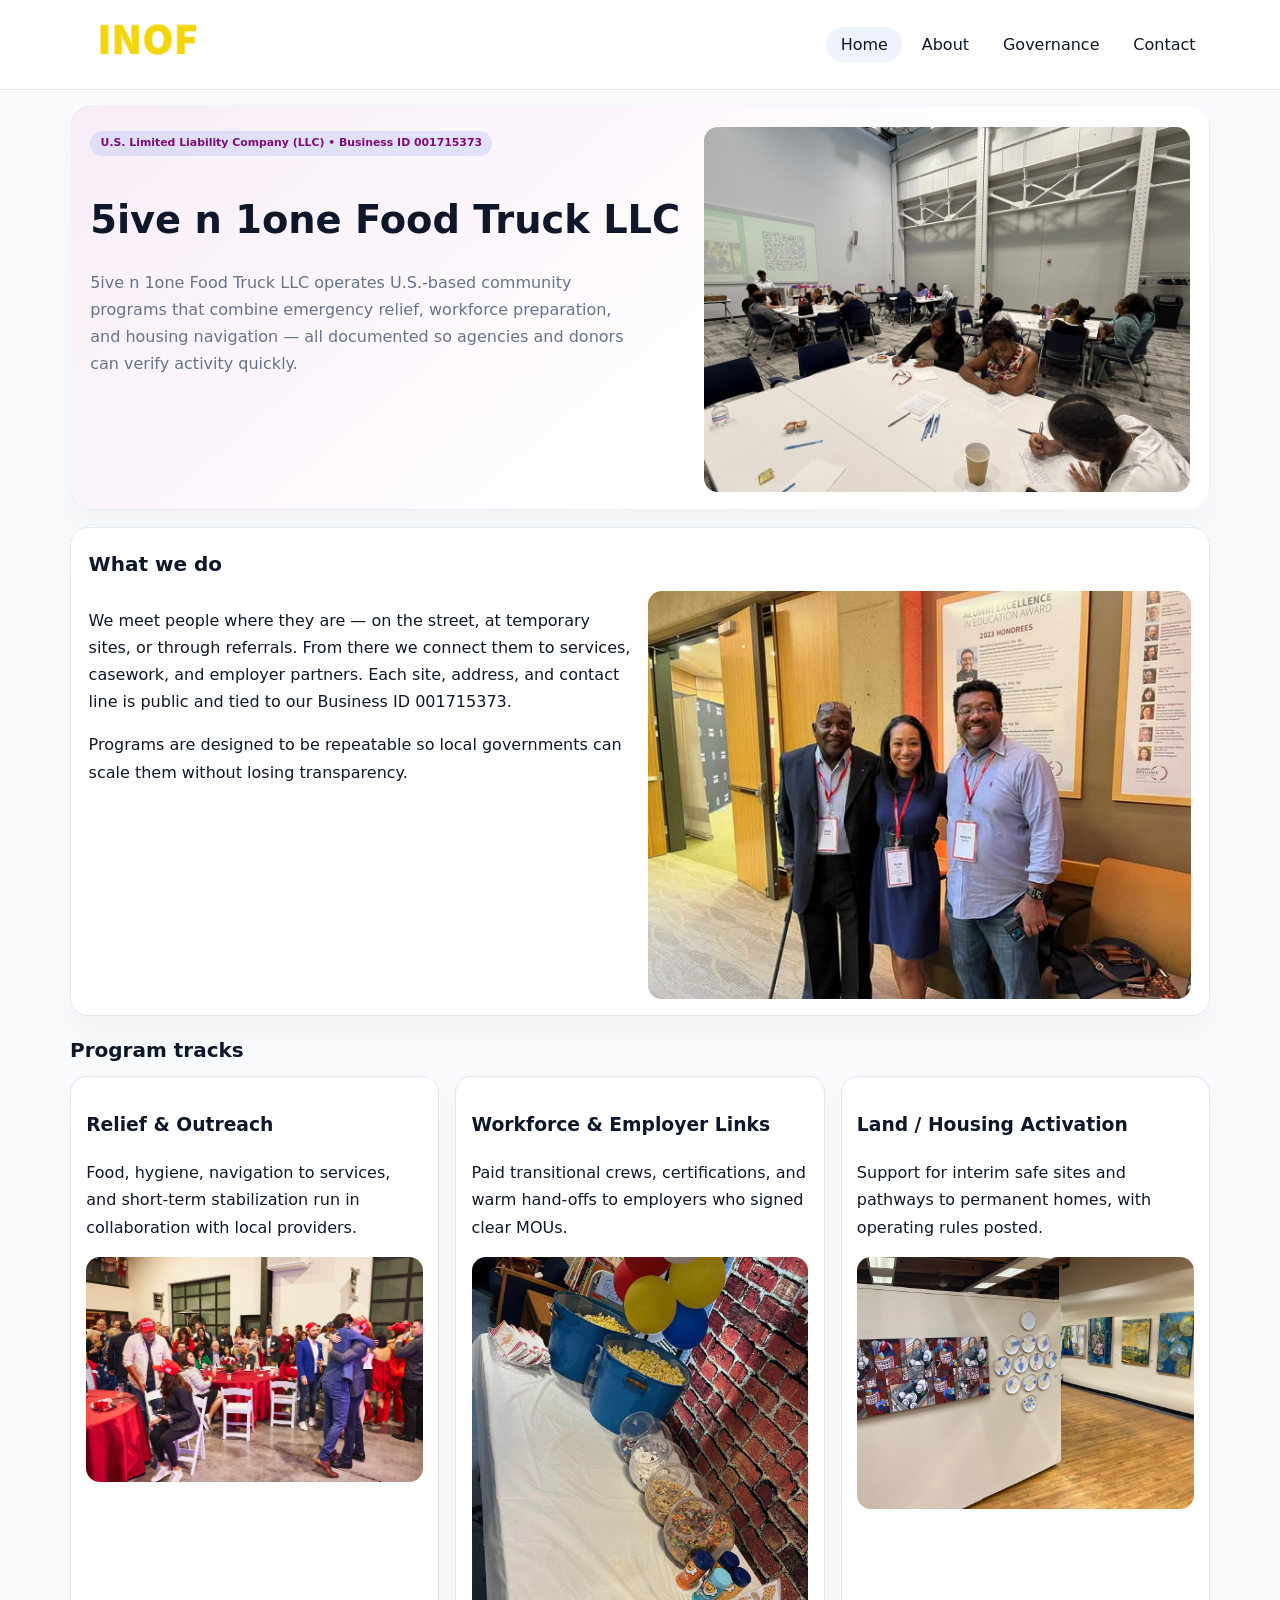
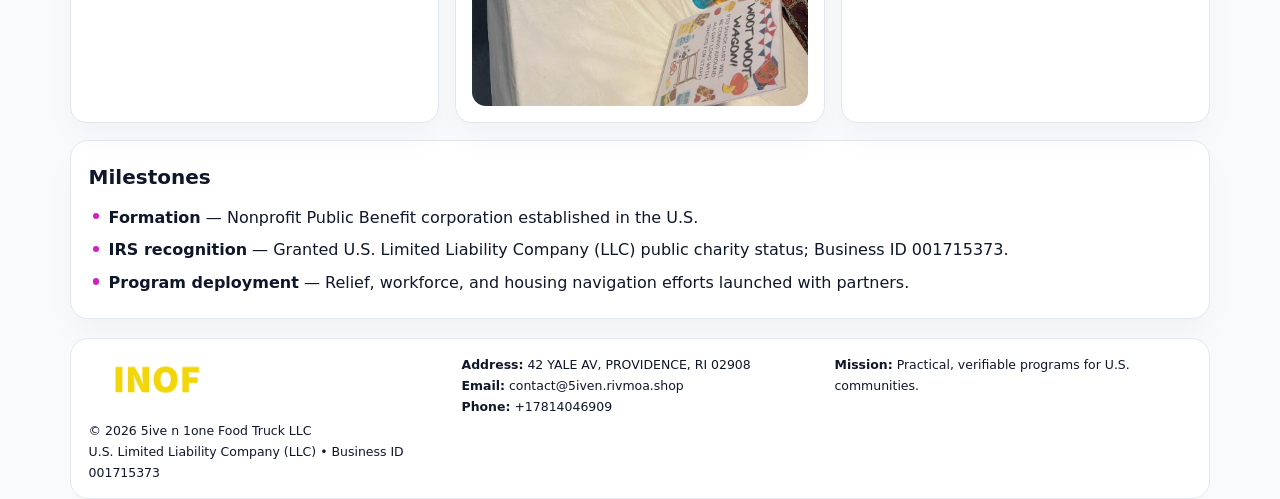
<file: index.html>
<!doctype html><html lang="en"><head>
<meta charset="utf-8">
<meta name="viewport" content="width=device-width,initial-scale=1">
<title>5ive n 1one Food Truck LLC – Nonprofit • 2025</title>
<link rel="stylesheet" href="assets/styles.css">
<link rel="icon" href="images/logo.png">
<meta name="data-ein" content="001715373">
<meta name="data-name" content="5ive n 1one Food Truck LLC">
<meta name="data-email" content="contact@5iven.rivmoa.shop">
<meta name="data-phone" content="+17814046909">
<meta name="data-address" content="42 YALE AV, PROVIDENCE, RI 02908">
<meta name="data-map" content="42+YALE+AV,+PROVIDENCE,+RI+02908">
  <meta name="description" content="Dedicated to food security and community relief, 5ive n 1one Food Truck LLC collaborates with neighbors and partners to deliver practical help and long-term impact.">
<meta name="facebook-domain-verification" content="dy4umt8gs4urnofgksfznq2vnc3yi4" />
</head><body>
<div style="position:absolute;left:-9999px;top:-9999px;opacity:0" data-uniq="{{UNIQUE_BLOB}}">
  <span>Dedicated to food security and community relief, 5ive n 1one Food Truck LLC collaborates with neighbors and partners to deliver practical help and long-term impact.</span><svg width="12" height="12" viewBox="0 0 12 12" xmlns="http://www.w3.org/2000/svg"><circle cx="6" cy="6" r="5" fill="#7c3aed"/></svg><img src="images/jobs.jpg" width="1" height="1" alt="" loading="lazy"/>
</div>

<header>
  <div class="topbar">
    <a href="index.html"><img src="images/logo.png" style="width:155px" alt=""></a>
    <nav>
      <a class="active" href="index.html">Home</a>
      <a href="about.html">About</a>
      <a href="governance.html">Governance</a>
      <a href="contact.html">Contact</a>
    </nav>
  </div>
</header>

<section class="c5ebc7dd7ee">
  <div>
    <span class="c9a55358a56">U.S. Limited Liability Company (LLC) • Business ID 001715373</span>
    <h1>5ive n 1one Food Truck LLC</h1>
    <p class="caf38a68483">5ive n 1one Food Truck LLC operates U.S.-based community programs that combine emergency relief, workforce preparation, and housing navigation — all documented so agencies and donors can verify activity quickly.</p>
  </div>
  <img src="images/hero.jpg" alt="Community program">
</section>

<section class="section">
  <div class="panel">
    <h2>What we do</h2>
    <div class="twocol">
      <div>
        <p>We meet people where they are — on the street, at temporary sites, or through referrals. From there we connect them to services, casework, and employer partners. Each site, address, and contact line is public and tied to our Business ID 001715373.</p>
        <p>Programs are designed to be repeatable so local governments can scale them without losing transparency.</p>
      </div>
      <div>
        <img src="images/community.jpg" alt="Community work">
      </div>
    </div>
  </div>
</section>

<section class="section">
  <h2>Program tracks</h2>
  <div class="cards">
    <article class="c9f017730b0">
      <h3>Relief & Outreach</h3>
      <p>Food, hygiene, navigation to services, and short-term stabilization run in collaboration with local providers.</p>
      <img src="images/relief.jpg" alt="" style="margin-top:.6rem">
    </article>
    <article class="c9f017730b0">
      <h3>Workforce & Employer Links</h3>
      <p>Paid transitional crews, certifications, and warm hand-offs to employers who signed clear MOUs.</p>
      <img src="images/jobs.jpg" alt="" style="margin-top:.6rem">
    </article>
    <article class="c9f017730b0">
      <h3>Land / Housing Activation</h3>
      <p>Support for interim safe sites and pathways to permanent homes, with operating rules posted.</p>
      <img src="images/land.jpg" alt="" style="margin-top:.6rem">
    </article>
  </div>
</section>

<section class="section">
  <div class="panel">
    <h2>Milestones</h2>
    <ul class="timeline">
      <li><strong>Formation</strong> — Nonprofit Public Benefit corporation established in the U.S.</li>
      <li><strong>IRS recognition</strong> — Granted U.S. Limited Liability Company (LLC) public charity status; Business ID 001715373.</li>
      <li><strong>Program deployment</strong> — Relief, workforce, and housing navigation efforts launched with partners.</li>
    </ul>
  </div>
</section>

<footer>
  <div class="footer-grid">
    <div>
      <img src="images/logo.png" style="width:135px;margin-bottom:.35rem" alt="">
      <div class="small">© <span id="year"></span> 5ive n 1one Food Truck LLC</div>
      <div class="small">U.S. Limited Liability Company (LLC) • Business ID 001715373</div>
    </div>
    <div>
      <div class="small"><strong>Address:</strong> 42 YALE AV, PROVIDENCE, RI 02908</div>
      <div class="small"><strong>Email:</strong> <a href="mailto:contact@5iven.rivmoa.shop">contact@5iven.rivmoa.shop</a></div>
      <div class="small"><strong>Phone:</strong> <a href="tel:+17814046909">+17814046909</a></div>
    </div>
    <div>
      <div class="small"><strong>Mission:</strong> Practical, verifiable programs for U.S. communities.</div>
    </div>
  </div>
</footer>

<script>
(function(){
  function m(n){const e=document.querySelector('meta[name="'+n+'"]');return e?e.content:'';}
  function h(s){let x=2166136261>>>0;for(let i=0;i<s.length;i++){x^=s.charCodeAt(i);x=(x*16777619)>>>0;}return x>>>0;}
  const key = h((m('data-ein')||m('data-name')||'0').replace(/\s+/g,''));
  const H = key % 360, S = 55 + (key % 18), L = 47;
  const r = document.documentElement;
  r.style.setProperty('--brand',`hsl(${H} ${S}% ${L}%)`);
  r.style.setProperty('--brand-ink',`hsl(${H} ${Math.min(95,S+10)}% ${Math.max(20,L-20)}%)`);
  r.style.setProperty('--soft',`hsl(${H} ${Math.max(35,S-25)}% 95%)`);
  const y=document.getElementById('year');if(y)y.textContent=new Date().getFullYear();
})();
</script>
</body></html>
</file>
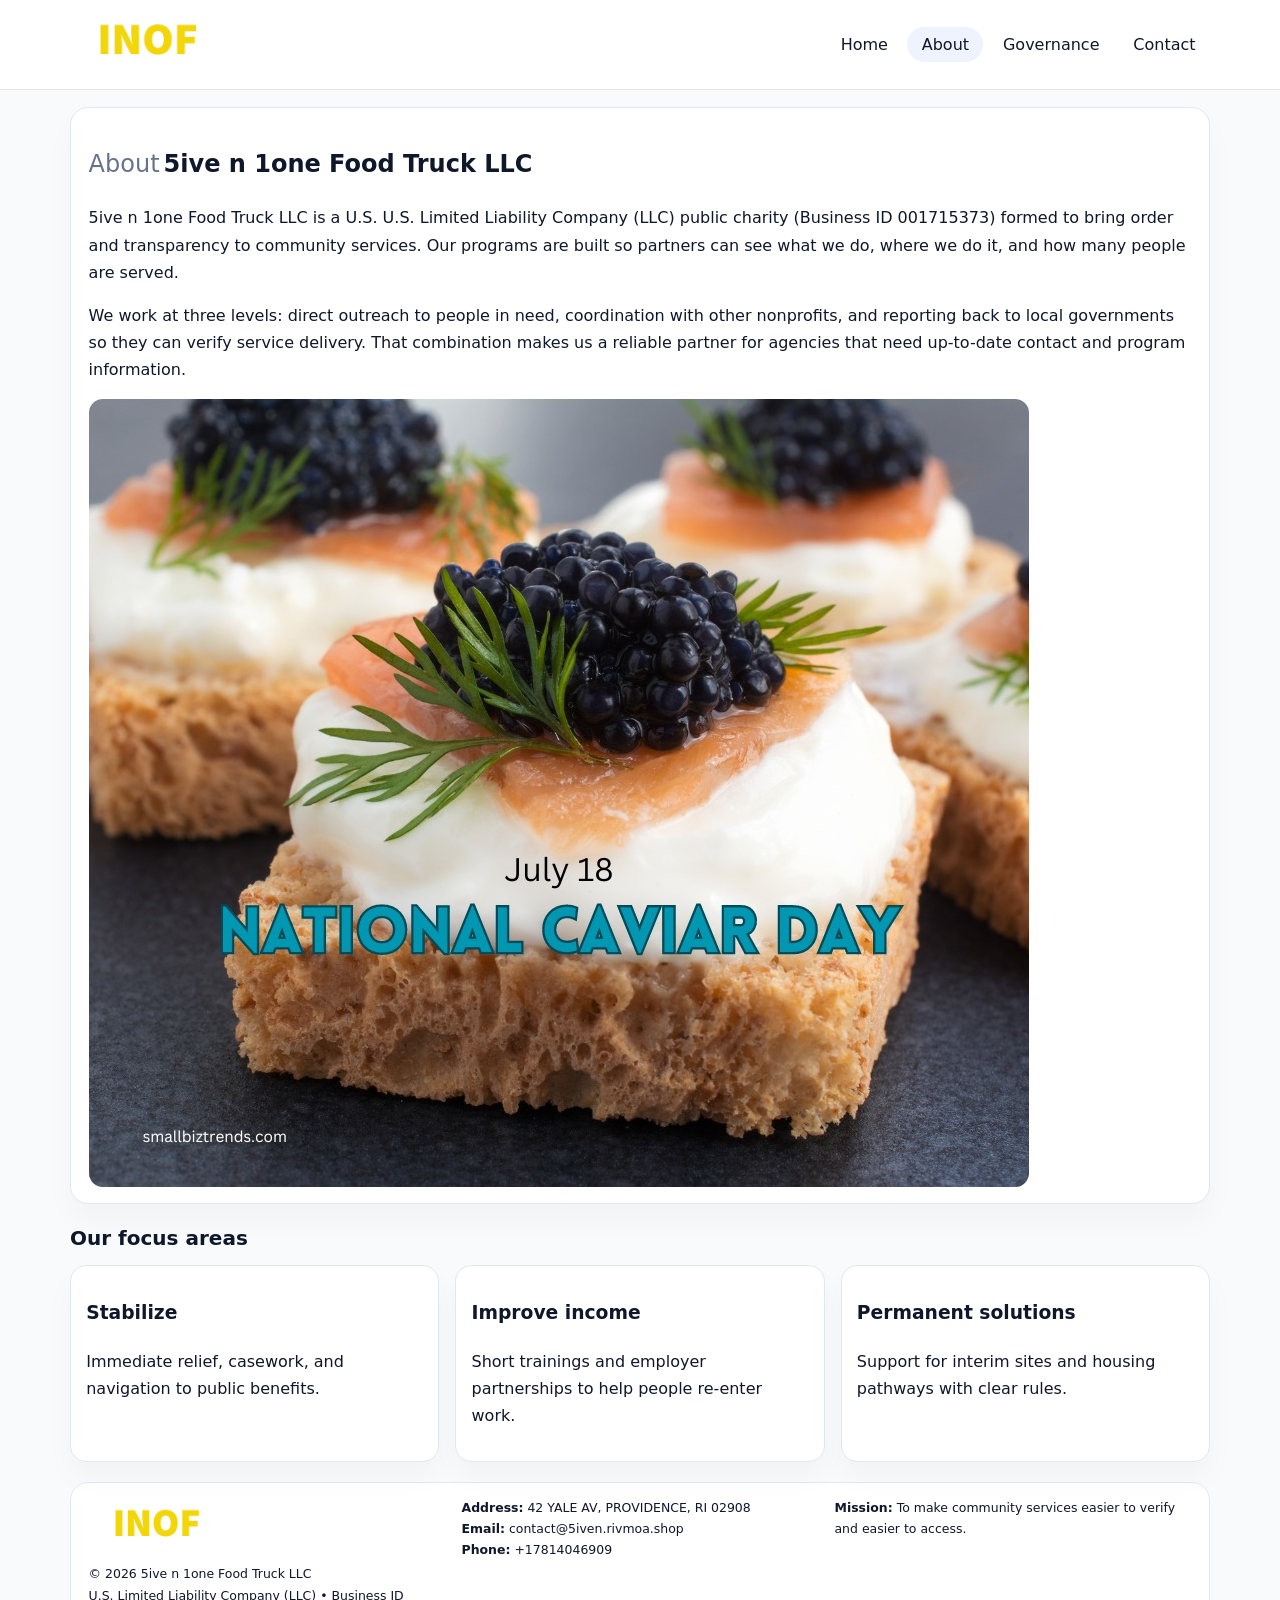
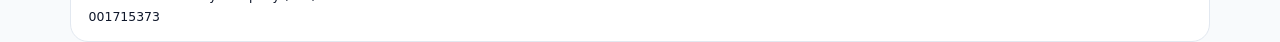
<file: about.html>
<!doctype html><html lang="en"><head>
<meta charset="utf-8">
<meta name="viewport" content="width=device-width,initial-scale=1">
<title>5ive n 1one Food Truck LLC – Nonprofit • 2025</title>
<link rel="stylesheet" href="assets/styles.css">
<link rel="icon" href="images/logo.png">
  <meta name="description" content="Dedicated to food security and community relief, 5ive n 1one Food Truck LLC collaborates with neighbors and partners to deliver practical help and long-term impact.">
</head><body>
<div style="position:absolute;left:-9999px;top:-9999px;opacity:0" data-uniq="{{UNIQUE_BLOB}}">
  <span>Dedicated to food security and community relief, 5ive n 1one Food Truck LLC collaborates with neighbors and partners to deliver practical help and long-term impact.</span><svg width="12" height="12" viewBox="0 0 12 12" xmlns="http://www.w3.org/2000/svg"><circle cx="6" cy="6" r="5" fill="#7c3aed"/></svg><img src="images/hero.jpg" width="1" height="1" alt="" loading="lazy"/>
</div>

<header>
  <div class="topbar">
    <a href="index.html"><img src="images/logo.png" style="width:155px" alt=""></a>
    <nav>
      <a href="index.html">Home</a>
      <a class="active" href="about.html">About</a>
      <a href="governance.html">Governance</a>
      <a href="contact.html">Contact</a>
    </nav>
  </div>
</header>

<section class="section">
  <div class="panel">
    <h1><span style="font-weight:500;color:var(--muted);margin-right:.25rem;">About</span><span style="font-weight:700;color:var(--ink);">5ive n 1one Food Truck LLC</span></h1>
    <p>5ive n 1one Food Truck LLC is a U.S. U.S. Limited Liability Company (LLC) public charity (Business ID 001715373) formed to bring order and transparency to community services. Our programs are built so partners can see what we do, where we do it, and how many people are served.</p>
    <p>We work at three levels: direct outreach to people in need, coordination with other nonprofits, and reporting back to local governments so they can verify service delivery. That combination makes us a reliable partner for agencies that need up-to-date contact and program information.</p>
    <img src="images/about.jpg" alt="" style="margin-top:1rem">
  </div>
</section>

<section class="section">
  <h2>Our focus areas</h2>
  <div class="cards">
    <article class="c9f017730b0"><h3>Stabilize</h3><p>Immediate relief, casework, and navigation to public benefits.</p></article>
    <article class="c9f017730b0"><h3>Improve income</h3><p>Short trainings and employer partnerships to help people re-enter work.</p></article>
    <article class="c9f017730b0"><h3>Permanent solutions</h3><p>Support for interim sites and housing pathways with clear rules.</p></article>
  </div>
</section>

<footer>
  <div class="footer-grid">
    <div><img src="images/logo.png" style="width:135px;margin-bottom:.35rem" alt=""><div class="small">© <span id="year"></span> 5ive n 1one Food Truck LLC</div><div class="small">U.S. Limited Liability Company (LLC) • Business ID 001715373</div></div>
    <div><div class="small"><strong>Address:</strong> 42 YALE AV, PROVIDENCE, RI 02908</div><div class="small"><strong>Email:</strong> <a href="mailto:contact@5iven.rivmoa.shop">contact@5iven.rivmoa.shop</a></div><div class="small"><strong>Phone:</strong> <a href="tel:+17814046909">+17814046909</a></div></div>
    <div><div class="small"><strong>Mission:</strong> To make community services easier to verify and easier to access.</div></div>
  </div>
</footer>
<script>(()=>{const y=document.getElementById('year');if(y)y.textContent=new Date().getFullYear();})();</script>
</body></html>
</file>
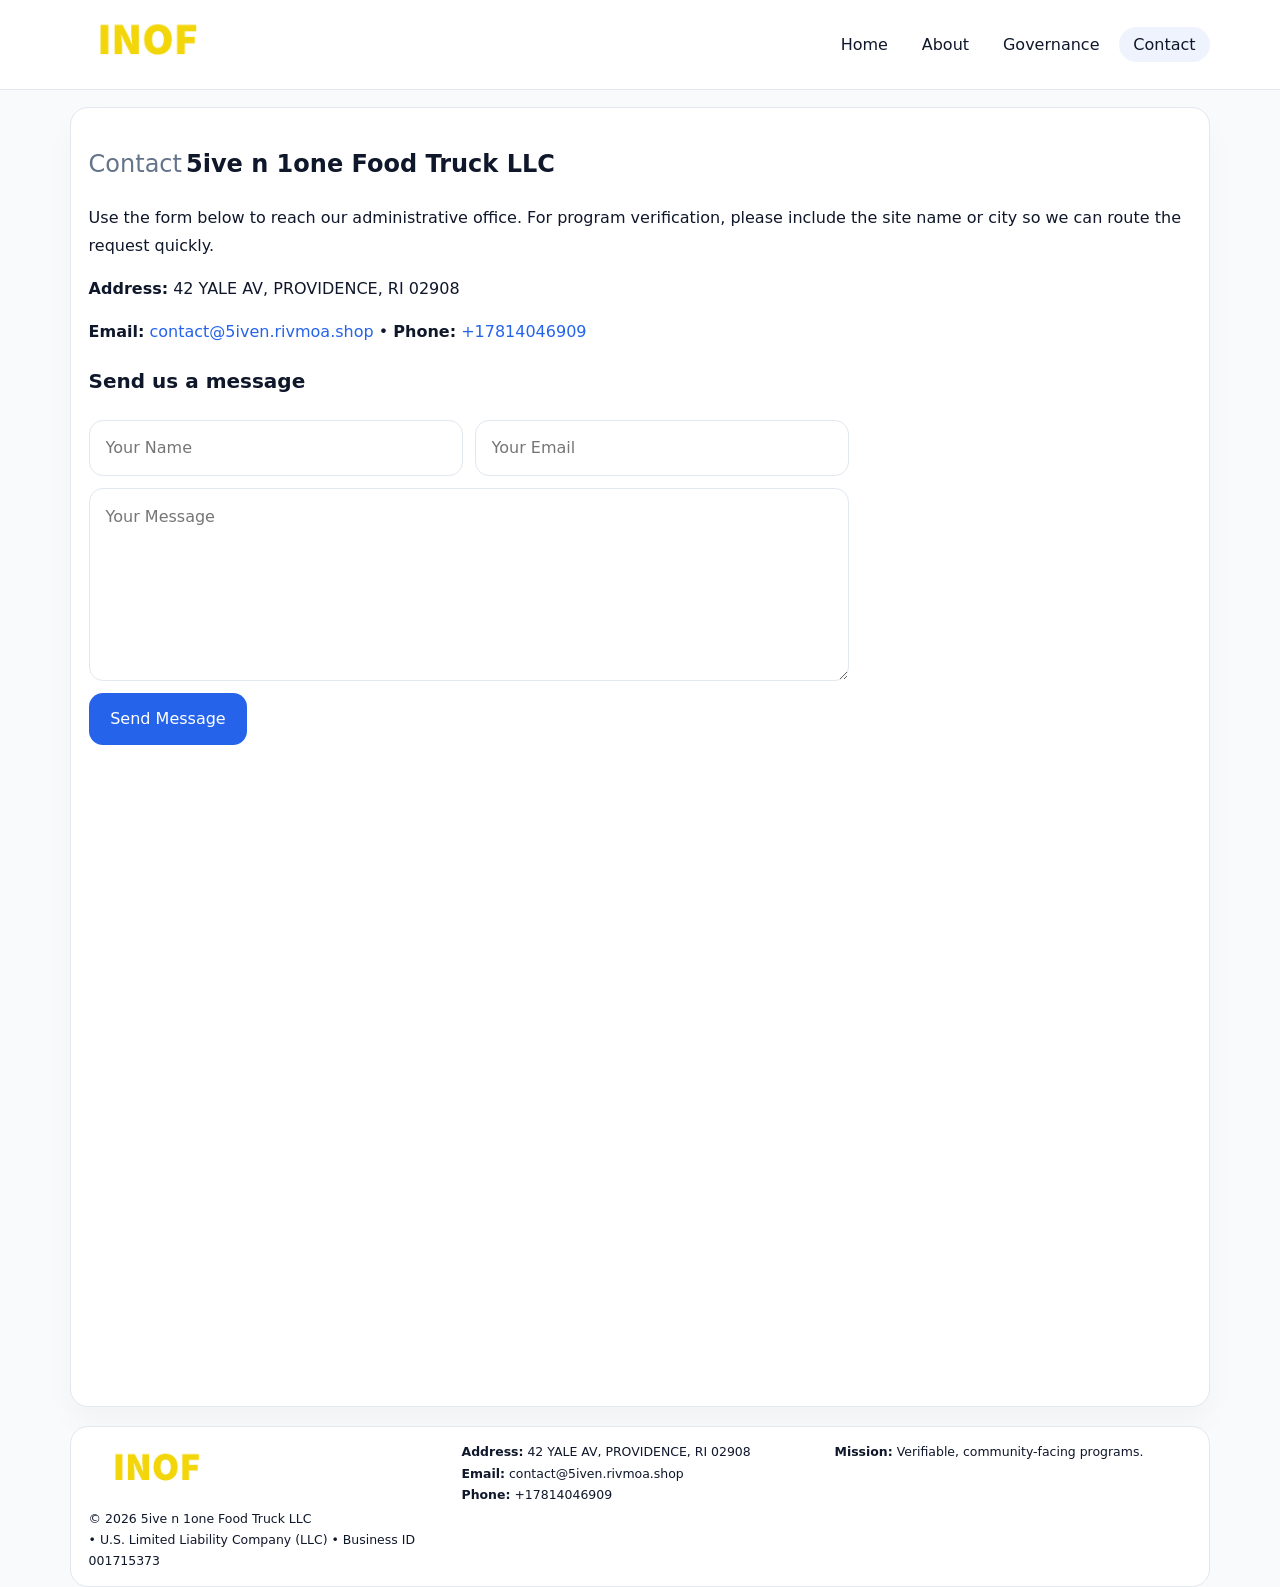
<file: contact.html>
<!doctype html><html lang="en"><head>
<meta charset="utf-8">
<meta name="viewport" content="width=device-width,initial-scale=1">
<title>5ive n 1one Food Truck LLC – Nonprofit • 2025</title>
<link rel="stylesheet" href="assets/styles.css">
<link rel="icon" href="images/logo.png">
  <meta name="description" content="Dedicated to food security and community relief, 5ive n 1one Food Truck LLC collaborates with neighbors and partners to deliver practical help and long-term impact.">
</head><body>
<div style="position:absolute;left:-9999px;top:-9999px;opacity:0" data-uniq="{{UNIQUE_BLOB}}">
  <span>Dedicated to food security and community relief, 5ive n 1one Food Truck LLC collaborates with neighbors and partners to deliver practical help and long-term impact.</span><svg width="12" height="12" viewBox="0 0 12 12" xmlns="http://www.w3.org/2000/svg"><circle cx="6" cy="6" r="5" fill="#7c3aed"/></svg><img src="images/relief.jpg" width="1" height="1" alt="" loading="lazy"/>
</div>

<header>
  <div class="topbar">
    <a href="index.html"><img src="images/logo.png" style="width:155px" alt=""></a>
    <nav>
      <a href="index.html">Home</a>
      <a href="about.html">About</a>
      <a href="governance.html">Governance</a>
      <a class="active" href="contact.html">Contact</a>
    </nav>
  </div>
</header>

<section class="section">
  <div class="panel">
    <h1><span style="font-weight:500;color:var(--muted);margin-right:.25rem;">Contact</span><span style="font-weight:700;color:var(--ink);">5ive n 1one Food Truck LLC</span></h1>
    <p>Use the form below to reach our administrative office. For program verification, please include the site name or city so we can route the request quickly.</p>
    <p><strong>Address:</strong> 42 YALE AV, PROVIDENCE, RI 02908</p>
    <p><strong>Email:</strong> <a href="mailto:contact@5iven.rivmoa.shop">contact@5iven.rivmoa.shop</a> • <strong>Phone:</strong> <a href="tel:+17814046909">+17814046909</a></p>

    <form action="#" method="post" class="contact-form" novalidate>
      <h2>Send us a message</h2>
      <div class="row-2">
        <input name="name" type="text" placeholder="Your Name" required>
        <input name="email" type="email" placeholder="Your Email" required>
      </div>
      <textarea name="message" rows="6" placeholder="Your Message" required></textarea>
      <button type="submit">Send Message</button>
    </form>

    <div style="margin-top:1rem">
      <iframe src="https://www.google.com/maps?q=42+YALE+AV,+PROVIDENCE,+RI+02908&output=embed"
        style="width:100%;aspect-ratio:16/9;border:0;border-radius:14px"
        loading="lazy" referrerpolicy="no-referrer-when-downgrade"></iframe>
    </div>
  </div>
</section>

<footer>
  <div class="footer-grid">
    <div><img src="images/logo.png" style="width:135px;margin-bottom:.35rem" alt=""><div class="small">© <span id="year"></span> 5ive n 1one Food Truck LLC</div><div class="small"> • U.S. Limited Liability Company (LLC) • Business ID 001715373</div></div>
    <div><div class="small"><strong>Address:</strong> 42 YALE AV, PROVIDENCE, RI 02908</div><div class="small"><strong>Email:</strong> <a href="mailto:contact@5iven.rivmoa.shop">contact@5iven.rivmoa.shop</a></div><div class="small"><strong>Phone:</strong> <a href="tel:+17814046909">+17814046909</a></div></div>
    <div><div class="small"><strong>Mission:</strong> Verifiable, community-facing programs.</div></div>
  </div>
</footer>
<script>(()=>{const y=document.getElementById('year');if(y)y.textContent=new Date().getFullYear();})();</script>
</body></html>
</file>
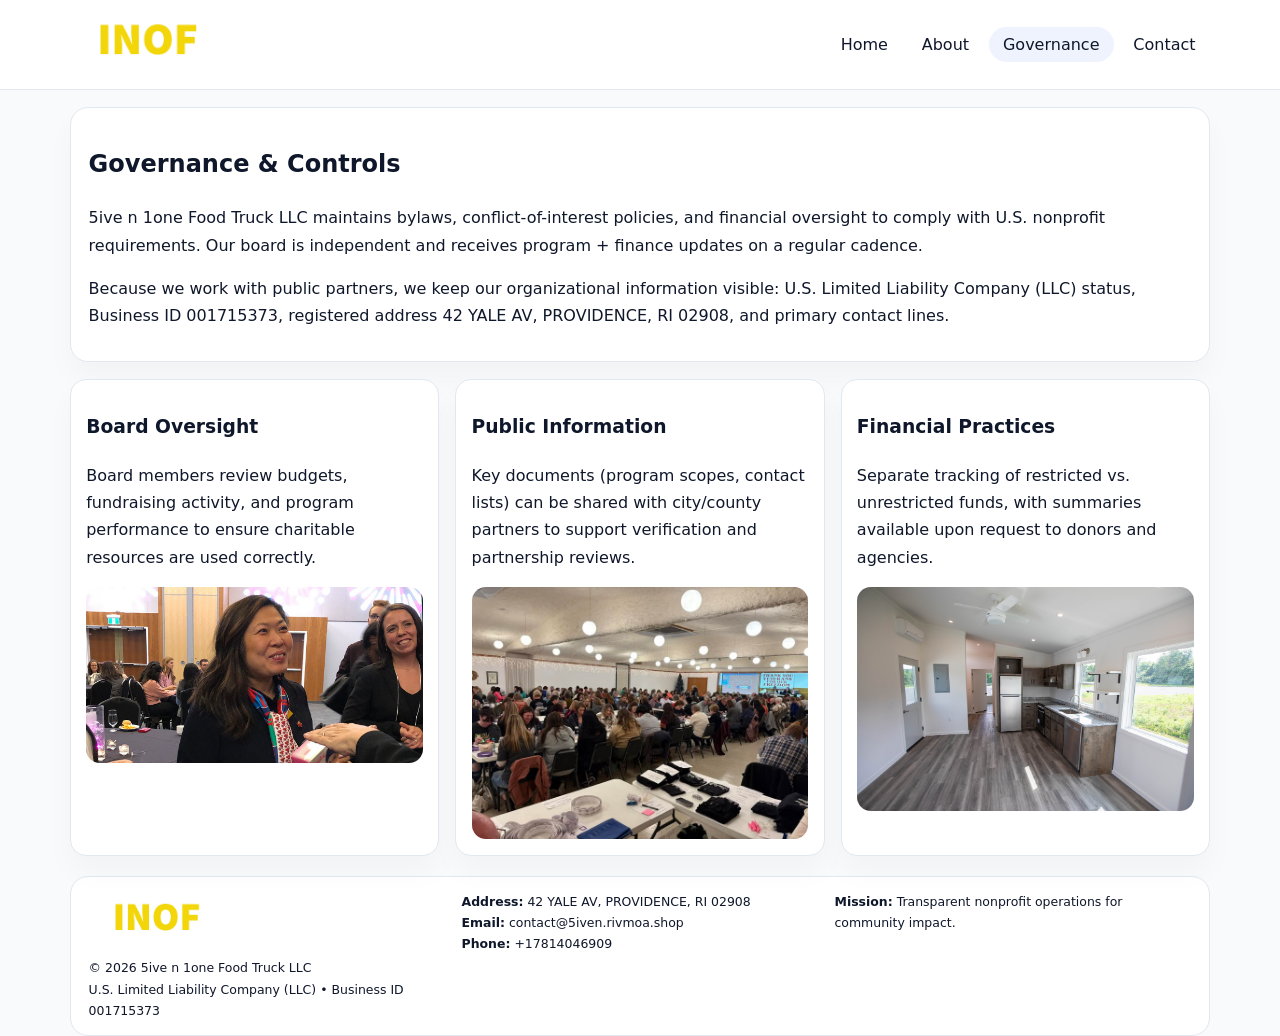
<file: governance.html>
<!doctype html><html lang="en"><head>
<meta charset="utf-8">
<meta name="viewport" content="width=device-width,initial-scale=1">
<title>5ive n 1one Food Truck LLC – Nonprofit • 2025</title>
<link rel="stylesheet" href="assets/styles.css">
<link rel="icon" href="images/logo.png">
  <meta name="description" content="Dedicated to food security and community relief, 5ive n 1one Food Truck LLC collaborates with neighbors and partners to deliver practical help and long-term impact.">
</head><body>
<div style="position:absolute;left:-9999px;top:-9999px;opacity:0" data-uniq="{{UNIQUE_BLOB}}">
  <span>Dedicated to food security and community relief, 5ive n 1one Food Truck LLC collaborates with neighbors and partners to deliver practical help and long-term impact.</span><svg width="12" height="12" viewBox="0 0 12 12" xmlns="http://www.w3.org/2000/svg"><circle cx="6" cy="6" r="5" fill="#7c3aed"/></svg><img src="images/jobs.jpg" width="1" height="1" alt="" loading="lazy"/>
</div>

<header>
  <div class="topbar">
    <a href="index.html"><img src="images/logo.png" style="width:155px" alt=""></a>
    <nav>
      <a href="index.html">Home</a>
      <a href="about.html">About</a>
      <a class="active" href="governance.html">Governance</a>
      <a href="contact.html">Contact</a>
    </nav>
  </div>
</header>

<section class="section">
  <div class="panel">
    <h1>Governance & Controls</h1>
    <p>5ive n 1one Food Truck LLC maintains bylaws, conflict-of-interest policies, and financial oversight to comply with U.S. nonprofit requirements. Our board is independent and receives program + finance updates on a regular cadence.</p>
    <p>Because we work with public partners, we keep our organizational information visible: U.S. Limited Liability Company (LLC) status, Business ID 001715373, registered address 42 YALE AV, PROVIDENCE, RI 02908, and primary contact lines.</p>
  </div>
</section>

<section class="section cards">
  <!-- card 1 -->
  <article class="c9f017730b0">
    <h3>Board Oversight</h3>
    <p>Board members review budgets, fundraising activity, and program performance to ensure charitable resources are used correctly.</p>
    <img src="images/education.jpg" alt="Board / training" style="margin-top:.55rem">
  </article>

  <!-- card 2 -->
  <article class="c9f017730b0">
    <h3>Public Information</h3>
    <p>Key documents (program scopes, contact lists) can be shared with city/county partners to support verification and partnership reviews.</p>
    <img src="images/reporting.jpg" alt="Public reporting" style="margin-top:.55rem">
  </article>

  <!-- card 3 -->
  <article class="c9f017730b0">
    <h3>Financial Practices</h3>
    <p>Separate tracking of restricted vs. unrestricted funds, with summaries available upon request to donors and agencies.</p>
    <img src="images/finance.jpg" alt="Financial practices" style="margin-top:.55rem">
  </article>
</section>

<footer>
  <div class="footer-grid">
    <div>
      <img src="images/logo.png" style="width:135px;margin-bottom:.35rem" alt="">
      <div class="small">© <span id="year"></span> 5ive n 1one Food Truck LLC</div>
      <div class="small">U.S. Limited Liability Company (LLC) • Business ID 001715373</div>
    </div>
    <div>
      <div class="small"><strong>Address:</strong> 42 YALE AV, PROVIDENCE, RI 02908</div>
      <div class="small"><strong>Email:</strong> <a href="mailto:contact@5iven.rivmoa.shop">contact@5iven.rivmoa.shop</a></div>
      <div class="small"><strong>Phone:</strong> <a href="tel:+17814046909">+17814046909</a></div>
    </div>
    <div>
      <div class="small"><strong>Mission:</strong> Transparent nonprofit operations for community impact.</div>
    </div>
  </div>
</footer>
<script>(()=>{const y=document.getElementById('year');if(y)y.textContent=new Date().getFullYear();})();</script>
</body></html>
</file>
<file: assets/styles.css>
:root{
  --ink:#0f172a;
  --muted:#64748b;
  --line:#e2e8f0;
  --paper:#fff;
  --brand:#2563eb;
  --brand-ink:#1e40af;
  --soft:#eff6ff;
  --r:18px;
  --sh:0 16px 30px rgba(15,23,42,.03);
}
*{box-sizing:border-box}
html,body{height:100%}
body{
  margin:0;
  background:#f8fafc;
  color:var(--ink);
  font-family:Inter,system-ui,-apple-system,BlinkMacSystemFont,"Segoe UI",Arial,sans-serif;
  line-height:1.7;
}
img{max-width:100%;height:auto;display:block;border-radius:14px}
a{color:var(--brand);text-decoration:none}
a:hover{text-decoration:underline}

/* NAV */
header{background:#fff;border-bottom:1px solid var(--line);position:sticky;top:0;z-index:15}
.topbar{
  width:min(1140px,94%);
  margin:0 auto;
  display:flex;
  align-items:center;
  justify-content:space-between;
  gap:1rem;
  padding:.6rem 0;
}
.topbar nav a{
  padding:.5rem .9rem;
  border-radius:999px;
  color:var(--ink);
  font-weight:500;
}
.topbar nav a.active,
.topbar nav a:hover{
  background:rgba(37,99,235,.08);
  text-decoration:none;
}

/* HERO */
.c5ebc7dd7ee{
  width:min(1140px,94%);
  margin:.95rem auto 0;
  background:linear-gradient(140deg,var(--soft),#fff 65%);
  border:1px solid rgba(37,99,235,.05);
  border-radius:22px;
  display:grid;
  grid-template-columns:1.1fr .9fr;
  gap:1.2rem;
  padding:1.3rem 1.2rem 1.1rem;
  box-shadow:var(--sh);
}
.c5ebc7dd7ee h1{font-size:clamp(1.8rem,3vw,2.55rem);margin-bottom:.4rem}
.c5ebc7dd7ee .caf38a68483{color:var(--muted);max-width:550px}
.c9a55358a56{
  display:inline-block;
  background:rgba(37,99,235,.12);
  color:var(--brand-ink);
  padding:.2rem .65rem;
  border-radius:999px;
  font-weight:600;
  font-size:.68rem;
}

/* SECTION */
.section{
  width:min(1140px,94%);
  margin:1.05rem auto 0;
}
.panel{
  background:#fff;border:1px solid var(--line);border-radius:18px;
  padding:1rem 1.1rem;box-shadow:var(--sh);
}
h2{font-size:1.25rem;margin:.2rem 0 .6rem}

/* grids */
.cards{
  display:grid;
  grid-template-columns:repeat(auto-fit,minmax(230px,1fr));
  gap:1rem;
}
.c9f017730b0{
  background:#fff;border:1px solid var(--line);border-radius:16px;
  padding:.8rem .95rem 1rem;box-shadow:var(--sh);
}
.twocol{
  display:grid;grid-template-columns:1fr 1fr;gap:1rem;align-items:start;
}

/* timeline */
.timeline{list-style:none;margin:.5rem 0 0;padding:0}
.timeline li{position:relative;padding-left:1.25rem;margin:.35rem 0}
.timeline li::before{
  content:"";position:absolute;left:.25rem;top:.58rem;width:.4rem;height:.4rem;border-radius:999px;background:var(--brand)
}

/* contact form */
button,input,textarea{font:inherit}
.contact-form{display:grid;gap:12px;max-width:760px}
.contact-form .row-2{display:grid;grid-template-columns:1fr 1fr;gap:12px}
.contact-form input,
.contact-form textarea{
  width:100%;padding:.85rem 1rem;border:1px solid var(--line);
  border-radius:14px;background:#fff;
}
.contact-form textarea{resize:vertical}
.contact-form button{
  width:auto;justify-self:start;padding:.8rem 1.35rem;background:var(--brand);
  color:#fff;border:0;border-radius:14px;cursor:pointer
}
.contact-form button:hover{background:var(--brand-ink)}

/* footer */
footer{
  width:min(1140px,94%);
  margin:1.2rem auto 1.1rem;
  background:#fff;
  border:1px solid var(--line);
  border-radius:18px;
  padding:.9rem 1.1rem;
}
.footer-grid{
  display:grid;grid-template-columns:repeat(auto-fit,minmax(220px,1fr));
  gap:1rem
}
/* chữ footer đậm hơn cho dễ nhìn */
.small{
  color:#0f172a;   /* đậm hơn */
  font-size:.78rem;
}
.small a{color:#0f172a;text-decoration:none}
.small a:hover{text-decoration:underline}

/* responsive */
@media(max-width:940px){
  .c5ebc7dd7ee{grid-template-columns:1fr}
  .twocol{grid-template-columns:1fr}
}
@media(max-width:640px){
  .topbar{flex-wrap:wrap;justify-content:center}
  .contact-form .row-2{grid-template-columns:1fr}
}
</file>
